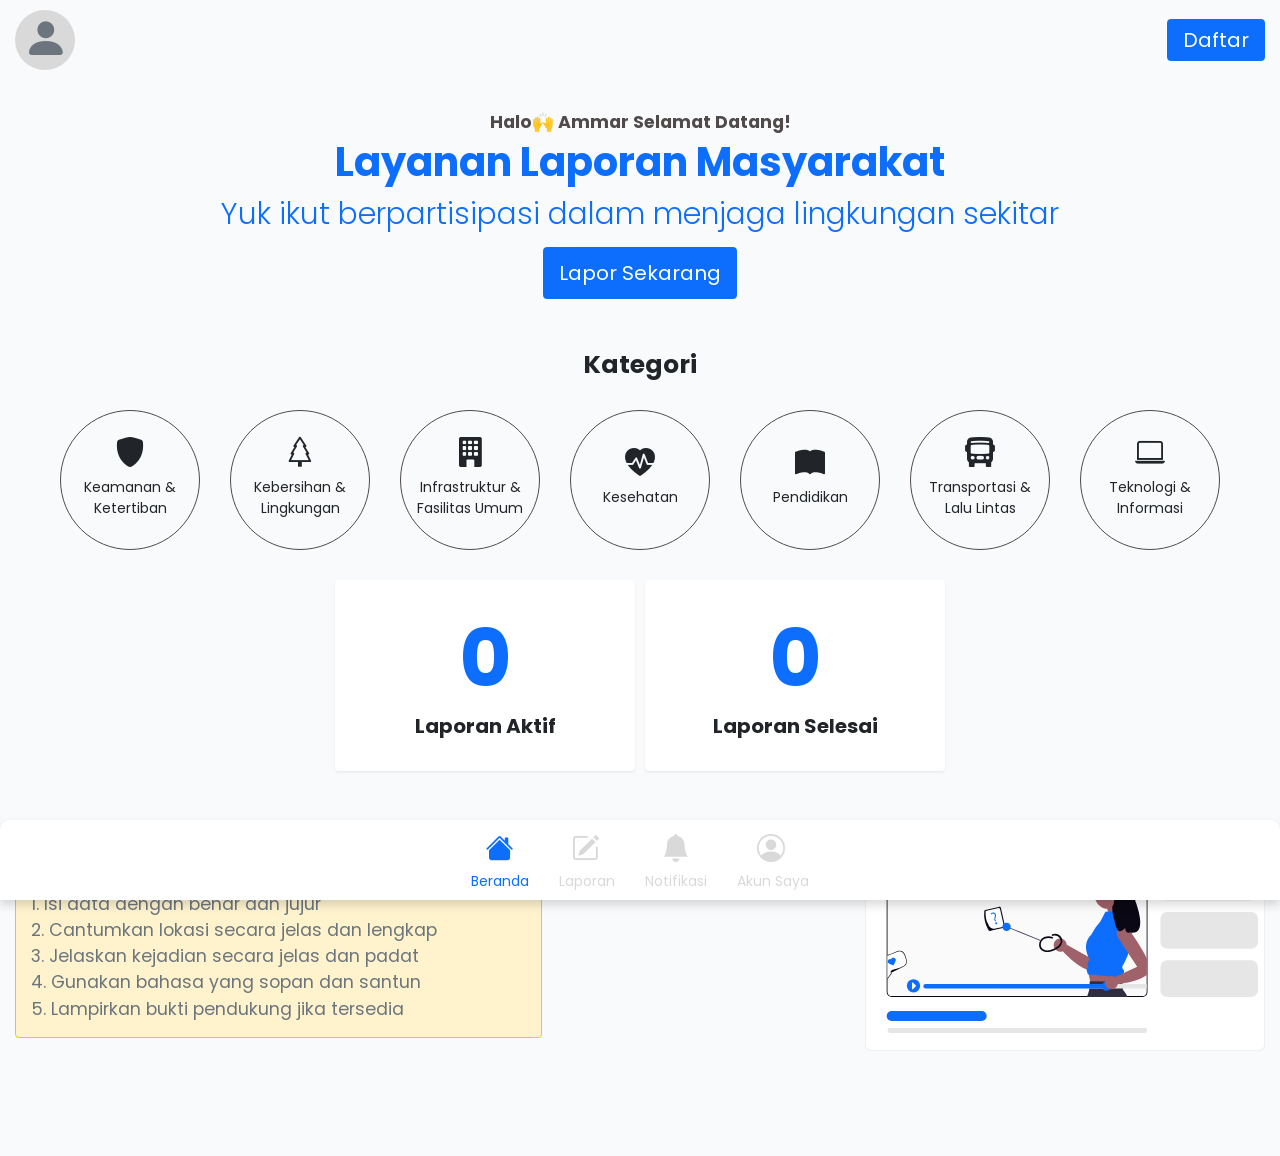
<file: hp/homepage/index.html>
<!doctype html>
<html lang="en">

<head>
    <meta charset="utf-8">
    <meta name="viewport" content="width=device-width, initial-scale=1">
    <title>Bootstrap demo</title>
    <!-- Swiper CSS -->
    <link rel="stylesheet" href="https://cdn.jsdelivr.net/npm/swiper@11/swiper-bundle.min.css">

    <!-- Link icon Boostrap -->
    <link rel="stylesheet" href="https://cdn.jsdelivr.net/npm/bootstrap-icons@1.13.1/font/bootstrap-icons.min.css">
    <!-- link css -->
    <link rel="stylesheet" href="style.css">
    <!-- Link boostrap- -->
    <link href="https://cdn.jsdelivr.net/npm/bootstrap@5.3.8/dist/css/bootstrap.min.css" rel="stylesheet"
        integrity="sha384-sRIl4kxILFvY47J16cr9ZwB07vP4J8+LH7qKQnuqkuIAvNWLzeN8tE5YBujZqJLB" crossorigin="anonymous">
</head>

<body>
    <div class="main py-3 ">

        <!-- Navbar -->
        <div class="d-flex header justify-content-between align-items-center p-4" style="height: 6rem;">
            <div class="profil-circle d-flex justify-content-center align-items-center">
                <i class="bi bi-person-fill text-secondary display-2"></i>
            </div>
                <button class="btn btn-primary py-2 px-4" type="button" onclick="window.location.href='../../daftar.html'">Daftar</button>
        </div>
        <!-- Hero -->
        <section class="p-5 hero d-flex justify-content-center align-items-center" id="homepage">
            <div class="headline m-0 text-md-center">
                <h3 class="fw-bold sapa">Halo🙌 <span>Ammar</span> Selamat Datang!</h3>
                <div class="headline mb-4">
                    <h1 class="fw-bold mb-3 text-primary display-3">Layanan Laporan Masyarakat</h1>
                    <h3 class="display-5 text-primary">Yuk ikut berpartisipasi dalam menjaga lingkungan sekitar</h3>
                </div>
                <button class="btn btn-primary py-3 px-4" onclick="window.location.href='../../buat-laporan.html'">Lapor
                    Sekarang</button>
            </div>
        </section>
        <!-- Slide / section 2 -->
        <section class="py-3 mb-3">
            <h1 class="fw-bold mb-4 mb-md-5 px-4 text-md-center">Kategori</h1>
            <div class="container-fluid  card-desktop  justify-content-center">
                <div class="row gap-4 justify-content-center">
                    <div class="col-auto">
                        <div class="card  justify-content-center align-items-center p-3 ">
                            <i class="bi bi-shield-fill"></i>
                            <p class="text-center">Keamanan & Ketertiban</p>
                        </div>
                    </div>
                    <div class="col-auto">
                        <div class="card  justify-content-center align-items-center p-3 ">
                            <i class="bi bi-tree"></i>
                            <p class="text-center">Kebersihan & Lingkungan</p>
                        </div>
                    </div>
                    <div class="col-auto">
                        <div class="card  justify-content-center align-items-center p-3 ">
                            <i class="bi bi-building-fill"></i>
                            <p class="text-center">Infrastruktur & Fasilitas Umum</p>
                        </div>
                    </div>
                    <div class="col-auto">
                        <div class="card  justify-content-center align-items-center p-3 ">
                            <i class="bi bi-heart-pulse-fill"></i>
                            <p class="text-center">Kesehatan</p>
                        </div>
                    </div>
                    <div class="col-auto">
                        <div class="card  justify-content-center align-items-center p-3 ">
                            <i class="bi bi-book-fill"></i>
                            <p class="text-center">Pendidikan</p>
                        </div>
                    </div>
                    <div class="col-auto">
                        <div class="card  justify-content-center align-items-center p-3 ">
                            <i class="bi bi-bus-front-fill"></i>
                            <p class="text-center">Transportasi & Lalu Lintas</p>
                        </div>
                    </div>
                    <div class="col-auto">
                        <div class="card  justify-content-center align-items-center p-3 ">
                            <i class="bi bi-laptop"></i>
                            <p class="text-center">Teknologi & Informasi</p>
                        </div>
                    </div>
                </div>
            </div>
            <div class="swiper py-3">
                <!-- Additional required wrapper -->
                <div class="swiper-wrapper">
                    <!-- Slides -->
                    <div class="swiper-slide  ">
                        <div class="card justify-content-center align-items-center p-4 ">
                            <i class="bi bi-shield-fill"></i>
                            <p class="text-center">Keamanan & Ketertiban</p>

                        </div>
                    </div>
                    <div class="swiper-slide ">
                        <div class="card  justify-content-center align-items-center p-3 ">
                            <i class="bi bi-tree"></i>
                            <p class="text-center">Kebersihan & Lingkungan</p>
                        </div>
                    </div>
                    <div class="swiper-slide ">
                        <div class="card  justify-content-center align-items-center p-3 ">
                            <i class="bi bi-building-fill"></i>
                            <p class="text-center">Infrastruktur & Fasilitas Umum</p>
                        </div>
                    </div>
                    <div class="swiper-slide ">
                        <div class="card  justify-content-center align-items-center p-3 ">
                            <i class="bi bi-heart-pulse-fill"></i>
                            <p class="text-center">Kesehatan</p>
                        </div>
                    </div>
                    <div class="swiper-slide ">
                        <div class="card  justify-content-center align-items-center p-3 ">
                            <i class="bi bi-book-fill"></i>
                            <p class="text-center">Pendidikan</p>
                        </div>
                    </div>
                    <div class="swiper-slide ">
                        <div class="card  justify-content-center align-items-center p-3 ">
                            <i class="bi bi-bus-front-fill"></i>
                            <p class="text-center">Transportasi & Lalu Lintas</p>
                        </div>
                    </div>
                    <div class="swiper-slide ">
                        <div class="card  justify-content-center align-items-center p-3 ">
                            <i class="bi bi-laptop"></i>
                            <p class="text-center">Teknologi & Informasi</p>
                        </div>
                    </div>


                </div>
                <!-- If we need pagination -->
                <div class="swiper-pagination"></div>

                <!-- If we need navigation buttons -->
                <div class="swiper-button-prev"></div>
                <div class="swiper-button-next"></div>

                <!-- If we need scrollbar -->
                <!-- <div class="swiper-scrollbar"></div> -->
            </div>
        </section>
        <!-- Section-4 -->
        <section class=" container section-4 mb-5 ">
            <div class="d-flex  justify-content-center gap-3 border-0 flex-grow-1 align-items-center py-3">
                <div class="wrapper-card">
                    <div class="card shadow-sm border-0 p-5 rounded">
                        <div class="card-title text-primary fw-bold display-1  text-center">0</div>
                        <div class="card-text text-center fw-bold fs-4 ">Laporan Aktif</div>
                    </div>
                </div>
                <div class="wrapper-card">
                    <div class="card shadow-sm border-0 p-5 rounded">
                        <div class=" card-title text-primary fw-bold display-1 text-center">0</div>
                        <div class="card-text text-center fw-bold fs-4">Laporan Selesai</div>
                    </div>
                </div>

            </div>
        </section>

        <!-- info / section 3 -->
        <div class="section-5 d-flex justify-content-between align-items-center gap-4  p-4">
            <div class="wrapper-info">
                <h1 class="fw-bold mb-4">Tata Cara Melapor yang Baik dan Benar</h1>
                <ul class="fs-3 p-4 list-unstyled alert alert-warning border border-warning text-secondary ">
                    <li>1. Isi data dengan benar dan jujur</li>
                    <li>2. Cantumkan lokasi secara jelas dan lengkap</li>
                    <li>3. Jelaskan kejadian secara jelas dan padat</li>
                    <li>4. Gunakan bahasa yang sopan dan santun</li>
                    <li>5. Lampirkan bukti pendukung jika tersedia</li>
                </ul>
            </div>
            <img src="tutorialimg.svg" alt="" width="100">
        </div>
    </div>

    <!-- Nav Bottom / section 4 -->
    <div class="nav-bottom shadow d-flex justify-content-center  align-items-center ">
        <ul class="nav justify-content-between align-items-center gap-3 ">
            <li class="nav-item">
                <a class="nav-link active d-flex flex-column align-items-center justify-content-center"
                    aria-current="page" href="../homepage/index.html"> <i class="bi bi-house-fill"></i> Beranda</a>
            </li>
            <li class="nav-item">
                <a class="nav-link d-flex flex-column align-items-center justify-content-center"
                    href="../laporan/laporan(content).html"><i class="bi bi-pencil-square me-2"></i> Laporan</a>
            </li>
            <li class="nav-item">
                <a class="nav-link d-flex flex-column align-items-center justify-content-center"
                    href="../notifikasi/notifikasi(content).html"><i class="bi bi-bell-fill"></i> Notifikasi</a>
            </li>
            <li class="nav-item">
                <a class="nav-link d-flex flex-column align-items-center justify-content-center" href="../profil/profil.html"><i
                        class="bi bi-person-circle me-2"></i> Akun Saya</a>
            </li>
        </ul>
    </div>

    <!-- Script Swipper js -->
    <script src="https://cdn.jsdelivr.net/npm/swiper@11/swiper-bundle.min.js"></script>

    <script src="https://cdn.jsdelivr.net/npm/bootstrap@5.3.8/dist/js/bootstrap.bundle.min.js"
        integrity="sha384-FKyoEForCGlyvwx9Hj09JcYn3nv7wiPVlz7YYwJrWVcXK/BmnVDxM+D2scQbITxI"
        crossorigin="anonymous"></script>
    <script>
        const swiper = new Swiper('.swiper', {
            // Optional parameters
            direction: 'horizontal',
            loop: true,
            centeredSlides: true,

            grabCursor: true,
            slidesPerView: "auto",     // tampil 2 card
            spaceBetween: 20,
            slidesPerGroup: 1,
            speed: 400,        // tiap klik next hanya pindah 1 slide

            breakpoints: {
                // Layar HP (kecil)
                0: {
                    slidesPerView: "auto",
                    spaceBetween: 20,
                },
                // Layar Desktop (lebar) - misalnya di atas 1024px
                540: {
                    slidesPerView: 5,
                    loop: true, // Tampilkan 5 card sekaligus secara pas
                    spaceBetween: 60,
                    centeredSlides: true,
                }
            },


            // If we need pagination


            // Navigation arrows
            navigation: {
                nextEl: '.swiper-button-next',
                prevEl: '.swiper-button-prev',
            },

        });
    </script>
</body>

</html>
</file>
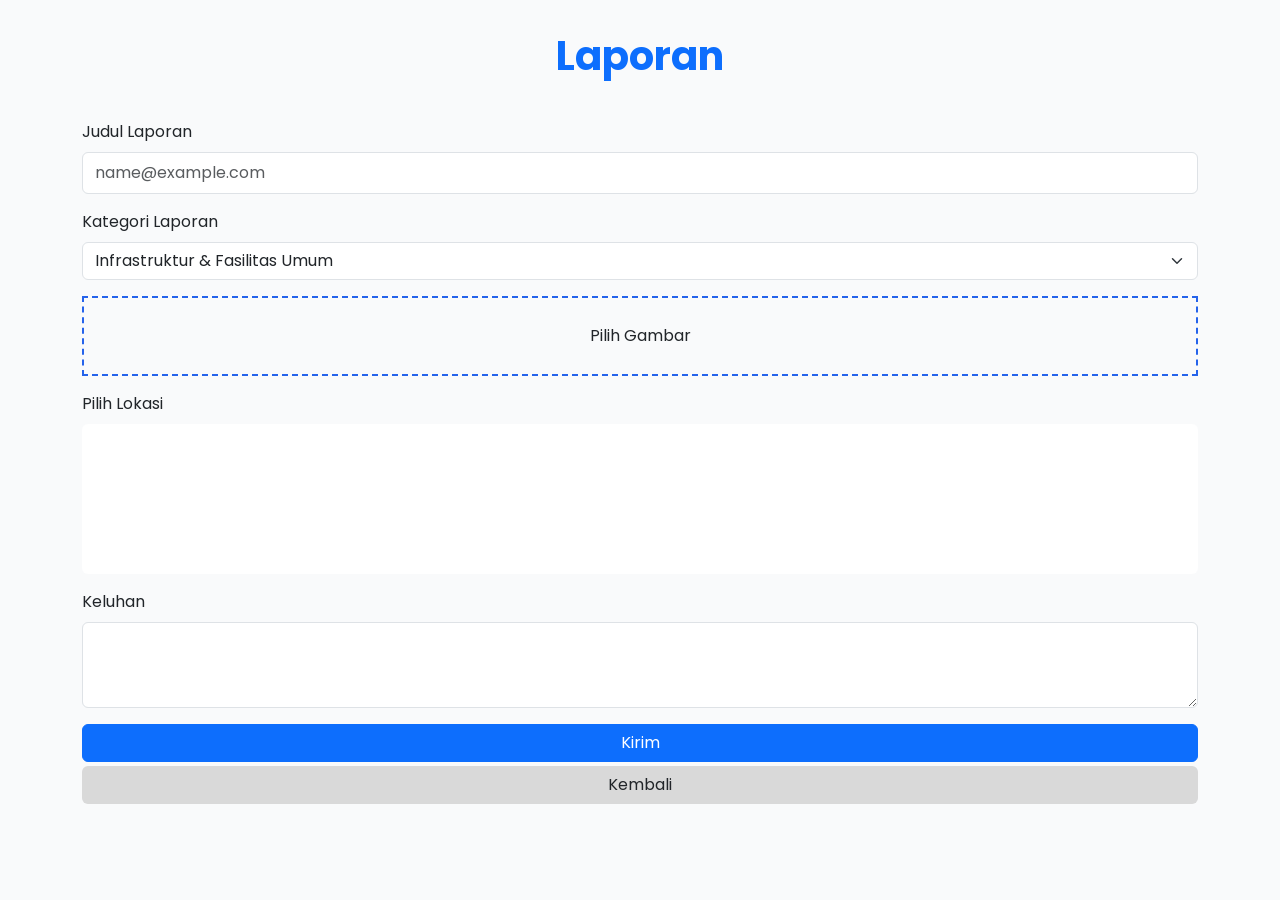
<file: buat-laporan.html>
<!doctype html>
<html lang="en">

<head>
    <meta charset="utf-8">
    <meta name="viewport" content="width=device-width, initial-scale=1">
    <title>Bootstrap demo</title>
    <link href="https://cdn.jsdelivr.net/npm/bootstrap@5.3.8/dist/css/bootstrap.min.css" rel="stylesheet"
        integrity="sha384-sRIl4kxILFvY47J16cr9ZwB07vP4J8+LH7qKQnuqkuIAvNWLzeN8tE5YBujZqJLB" crossorigin="anonymous">
    <!-- link icon boostrap -->
    <link rel="stylesheet" href="https://cdn.jsdelivr.net/npm/bootstrap-icons@1.11.3/font/bootstrap-icons.css">
    <style>
        @import url('https://fonts.googleapis.com/css2?family=Poppins:wght@400;600;700&display=swap');

        * {
            padding: 0;
            margin: 0;
            box-sizing: border-box;
        }

        html {
            font-family: 'Poppins';
            /* font-size: 62.5%; */

        }

        body {
            font-family: 'Poppins' !important;
            background-color: #F9FAFB !important;

        }
        i{
            cursor: pointer;
        }

        .form-img {
            display: flex;
            justify-content: center;
            align-items: center;
            width: 100%;
            height: 80px;
            border: 2px dashed #2563EB;
            cursor: pointer;
        }

        .form-img input[type="file"] {
            display: none;
        }

        input {
            border: 1px solid black;
        }
    </style>
</head>

<body>
    <div class="container py-3">
        <div class="my-3">
            <h1 class="text-center pb-4 fw-bold text-primary">Laporan</h1>
        </div>
        <div class="mb-3">
            <label for="exampleFormControlInput1" class="form-label">Judul Laporan</label>
            <input type="email" class="form-control py-2" id="exampleFormControlInput1" placeholder="name@example.com">
        </div>
        <div class="mb-3">
            <label for="exampleFormControlInput1" class="form-label">Kategori Laporan</label>
            <select id="kategori" class="form-select" aria-label="Pilih Kategori">
                option selected disabled>-- Pilih Kategori --</option>

                <option value="infrastruktur">Infrastruktur & Fasilitas Umum</option>
                <option value="lingkungan">Kebersihan & Lingkungan</option>
                <option value="keamanan">Keamanan & Ketertiban</option>
                <option value="transportasi">Transportasi & Lalu Lintas</option>
                <option value="kesehatan">Kesehatan</option>
                <option value="pendidikan">Pendidikan</option>
                <option value="administrasi">Administrasi & Layanan Publik</option>
                <option value="air_listrik">Air & Listrik</option>
                <option value="sosial">Sosial & Bantuan</option>
                <option value="teknologi">Teknologi & Informasi</option>
                <option value="lainnya">Lainnya</option>
            </select>
        </div>
        <div class="mb-3">
            <label for="img" class="form-img">Pilih Gambar
                <input type="file" id="img">
            </label>
        </div>
        <div class="mb-3" id="textImg">
            
        </div>
        <div class="mb-3">
            <label for="exampleFormControlTextarea1" class="form-label">Pilih Lokasi</label>
            <iframe class="form-control"
                src="https://www.google.com/maps/embed?pb=!1m18!1m12!1m3!1d15864.618941940895!2d106.98977307468466!3d-6.24332901931962!2m3!1f0!2f0!3f0!3m2!1i1024!2i768!4f13.1!3m3!1m2!1s0x2e698f006f094681%3A0xf77e83f58d8ff24a!2sDiskominfostandi%20Kota%20Bekasi!5e0!3m2!1sid!2sid!4v1771032811768!5m2!1sid!2sid"
                width="100" height="150" style="border:0;" allowfullscreen="" loading="lazy"
                referrerpolicy="no-referrer-when-downgrade"></iframe>
        </div>
        <div class="mb-3">
            <label for="exampleFormControlTextarea1" class="form-label">Keluhan</label>
            <textarea class="form-control" id="exampleFormControlTextarea1" rows="3"></textarea>
        </div>
        <button class="btn btn-primary w-100 mb-1" data-bs-toggle="modal" data-bs-target="#kirim">Kirim</button>
        <button class="btn  w-100" style="background-color: #D9D9D9;" data-bs-toggle="modal"
            data-bs-target="#kembali">Kembali</button>

        <div class="modal fade" id="kirim">
            <div class="modal-dialog modal-dialog-centered">
                <div class="modal-content p-4 m-auto" style="width: 300px;">
                    <div class="modal-body text-center">
                        <i class="bi bi-check-circle-fill display-1 text-success"></i>
                        <h5 class="mt-3">Laporan berhasil dikirim!</h5>
                    </div>
                </div>
            </div>
        </div>
        <div class="modal fade" id="kembali">
            <div class="modal-dialog modal-dialog-centered">
                <div class="modal-content p-4 m-auto">
                    <div class="modal-body p-0">
                        <h5 class="mb-3">apakah anda yakin ingin keluar dari halaman ini?</h5>
                        <div class="d-flex gap-2">
                            <button class="btn btn-primary" type="button" onclick="window.location.href='hp/homepage/index.html'">iya</button>
                            <button class="btn"  style="background-color: #D9D9D9;">tidak</button>
                        </div>
                    </div>
                </div>
            </div>
        </div>
    </div>

    <script src="https://cdn.jsdelivr.net/npm/bootstrap@5.3.8/dist/js/bootstrap.bundle.min.js"
        integrity="sha384-FKyoEForCGlyvwx9Hj09JcYn3nv7wiPVlz7YYwJrWVcXK/BmnVDxM+D2scQbITxI"
        crossorigin="anonymous"></script>

        <script>
            const img=document.getElementById('img');
            const textImg=document.getElementById('textImg');

            img.addEventListener('change', ()=>{
                const file=img.files[0];
                textImg.innerHTML+=`<div class="mb-3 d-flex justify-content-between align-items-center "><p id="">${file.name}</p>
            <i id="removeBtn" class="bi bi-x fs-4"></i> </div>`;

            const removeBtn=document.getElementById('removeBtn');
            removeBtn.addEventListener('click', (e)=>{
                e.target.parentElement.remove();
            })
            })
        </script>


</body>

</html>
</file>
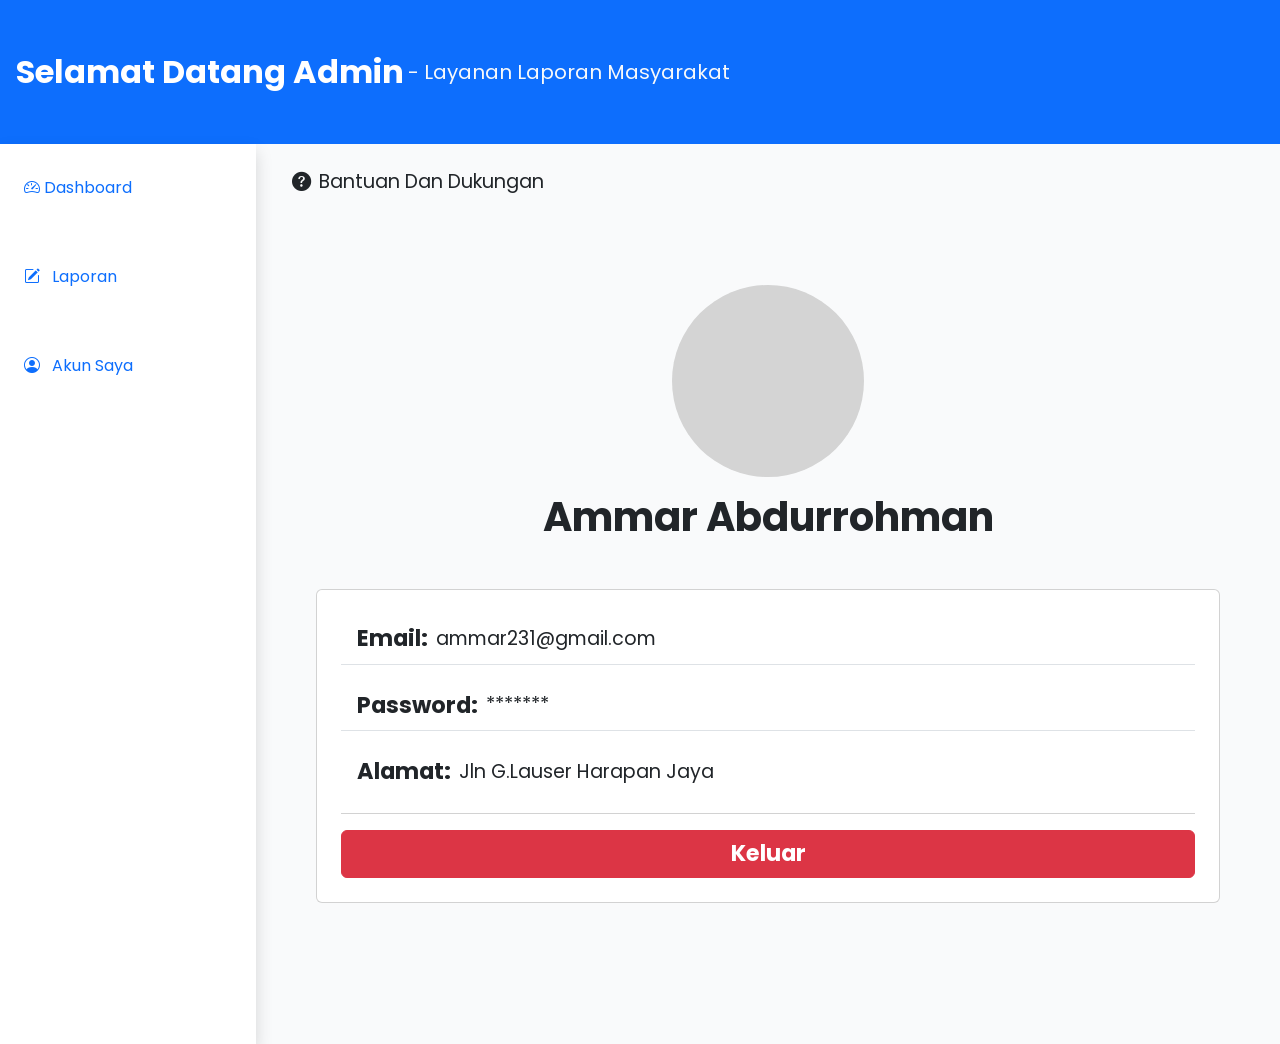
<file: admin/profil/profil.html>
<!doctype html>
<html lang="en">

<head>
    <meta charset="utf-8">
    <meta name="viewport" content="width=device-width, initial-scale=1">
    <title>Bootstrap demo</title>
    <!-- Swiper CSS -->
    <link rel="stylesheet" href="https://cdn.jsdelivr.net/npm/swiper@11/swiper-bundle.min.css">

    <!-- Link icon Boostrap -->
    <link rel="stylesheet" href="https://cdn.jsdelivr.net/npm/bootstrap-icons@1.13.1/font/bootstrap-icons.min.css">
    <!-- link css -->
    <link rel="stylesheet" href="profil.css">
    <!-- Link boostrap- -->
    <link href="https://cdn.jsdelivr.net/npm/bootstrap@5.3.8/dist/css/bootstrap.min.css" rel="stylesheet"
        integrity="sha384-sRIl4kxILFvY47J16cr9ZwB07vP4J8+LH7qKQnuqkuIAvNWLzeN8tE5YBujZqJLB" crossorigin="anonymous">
</head>

<body class="">

    <nav class="navbar navbar-dark bg-primary text-light w-100 py-md-5 py-4">
        <div class="d-flex ps-3 flex-column flex-md-row gap-1 align-items-center">
            <h1 class="navbar-brand fw-bold fs-2 m-0 h1 ">Selamat Datang Admin</h1>
            <p class="m-0 fs-5">- Layanan Laporan Masyarakat</p>
        </div>
    </nav>
    <div class="d-flex">
        <ul class="nav sidebar shadow bg-white flex-column gap-3 pt-4 text-white" style="width: 16rem">
            <li class="nav-item ms-2 ">
                <a class="nav-link active " aria-current="page" href="#"><i class="bi bi-speedometer2"></i>
                    Dashboard</a>
                <hr class="bg-secondary">
            </li>

            <li class="nav-item ms-2">
                <a class="nav-link" href="#"><i class="bi bi-pencil-square me-2"></i> Laporan</a>
                <hr class="bg-secondary">
            </li>
            <li class="nav-item  ms-2">
                <a class="nav-link" href="#"><i class="bi bi-person-circle me-2"></i> Akun Saya</a>
                <hr class="bg-secondary">
            </li>

        </ul>

        <div class="container d-flex flex-column align-items-start " style="min-height: 100vh;">
            <div class="d-flex  p-4 gap-2 help">
                <i class="bi bi-question-circle-fill"></i>
                <p>Bantuan Dan Dukungan</p>
            </div>

            <div class="container d-flex flex-column justify-content-center align-items-center p-1 p-md-5">
                <div class="profil-circle mb-3"></div>
                <h1 class="fw-bold  mb-5 text-center">Ammar Abdurrohman</h1>
                <div class="card p-4" style="width: 18rem;">
                    <ul class="list-group list-group-flush">

                        <li class="list-group-item d-flex align-items-center mb-3">
                            <div class="fw-bold label me-2">Email:</div><span>ammar231@gmail.com</span>
                        </li>
                        <li class="list-group-item d-flex align-items-center mb-3">
                            <div class="fw-bold label me-2">Password:</div><span>*******</span>
                        </li>
                        <li class="list-group-item d-flex align-items-center mb-3  ">
                            <div class="fw-bold label me-2">Alamat:</div><span>Jln G.Lauser Harapan Jaya</span>
                        </li>
                    </ul>
                    <button class="btn btn-danger fw-bold mt-3">Keluar</button>
                </div>
            </div>
        </div>
    </div>

    <!-- Main  Content -->
    <div class="nav-bottom justify-content-center ">
        <ul class="nav justify-content-between px-3 text-primary align-items-center gap-3">
            <li class="nav-item">
                <a class="nav-link active d-flex flex-column align-items-center" aria-current="page" href="index.html"><i
                        class="bi bi-speedometer2"></i>
                    Dashboard</a>
            </li>

            <li class="nav-item ">
                <a class="nav-link d-flex flex-column align-items-center" href="laporan.html"><i
                        class="bi bi-pencil-square me-2"></i> Laporan</a>
            </li>
            <li class="nav-item">
                <a class="nav-link d-flex flex-column align-items-center" href="profil.html"><i
                        class="bi bi-person-circle me-2"></i> Akun Saya</a>
            </li>
        </ul>
    </div>





    <!-- Link Bostrap Js -->
    <script src="https://cdn.jsdelivr.net/npm/bootstrap@5.3.8/dist/js/bootstrap.bundle.min.js"
        integrity="sha384-FKyoEForCGlyvwx9Hj09JcYn3nv7wiPVlz7YYwJrWVcXK/BmnVDxM+D2scQbITxI"
        crossorigin="anonymous"></script>

</body>

</html>
</file>
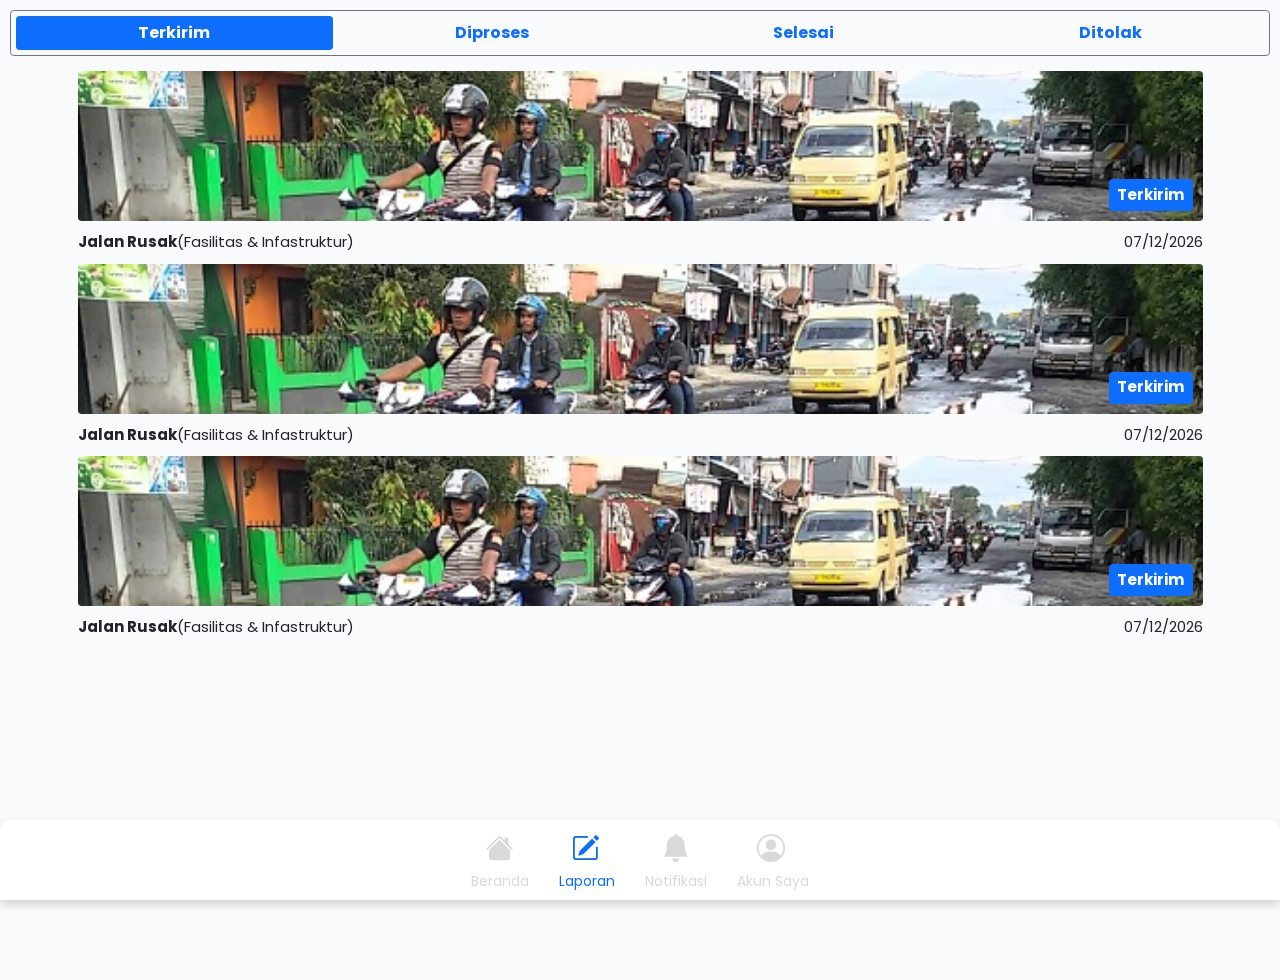
<file: hp/laporan/laporan(content).html>
<!doctype html>
<html lang="en">

<head>
    <meta charset="utf-8">
    <meta name="viewport" content="width=device-width, initial-scale=1">
    <title>Bootstrap demo</title>
    <!-- Swiper CSS -->
    <link rel="stylesheet" href="https://cdn.jsdelivr.net/npm/swiper@11/swiper-bundle.min.css">

    <!-- Link icon Boostrap -->
    <link rel="stylesheet" href="https://cdn.jsdelivr.net/npm/bootstrap-icons@1.13.1/font/bootstrap-icons.min.css">
    <!-- link css -->
    <link rel="stylesheet" href="laporan(content).css">
    <!-- Link boostrap- -->
    <link href="https://cdn.jsdelivr.net/npm/bootstrap@5.3.8/dist/css/bootstrap.min.css" rel="stylesheet"
        integrity="sha384-sRIl4kxILFvY47J16cr9ZwB07vP4J8+LH7qKQnuqkuIAvNWLzeN8tE5YBujZqJLB" crossorigin="anonymous">
</head>

<body>
    <!-- Navbar -->
    <main class="p-3">
        <nav class="nav nav-pills nav-fill p-2 border border-secondary border-1 rounded">
            <a class="nav-link active fw-bold" aria-current="page" href="#">Terkirim</a>
            <a class="nav-link fw-bold" href="#">Diproses</a>
            <a class="nav-link fw-bold" href="#">Selesai</a>
            <a class="nav-link fw-bold" href="#">Ditolak</a>

        </nav>
        <!-- Main  Content -->
        <div class=" container-fluid p-0 mt-4">
            <div class="container">
                <div class="wrapper-img rounded mb-3 ">
                    <img src="laporanimg.jpg" alt="" class="rounded">
                    <button class="btn btn-primary text-white fw-bold fs-4">Terkirim</button>
                </div>
                <div class="d-flex justify-content-between fs-4">
                    <div class="d-flex fs-4">
                        <p class="fw-bold">Jalan Rusak</p>
                        <span>(Fasilitas & Infastruktur)</span>

                    </div>
                    <p>07/12/2026</p>
                </div>
            </div>
            <div class="container">
                <div class="wrapper-img rounded mb-3 ">
                    <img src="laporanimg.jpg" alt="" class="rounded">
                    <button class="btn btn-primary text-white fw-bold fs-4">Terkirim</button>
                </div>
                <div class="d-flex justify-content-between fs-4">
                    <div class="d-flex fs-4">
                        <p class="fw-bold ">Jalan Rusak</p>
                        <span>(Fasilitas & Infastruktur)</span>

                    </div>
                    <p>07/12/2026</p>
                </div>
            </div>
            <div class="container">
                <div class="wrapper-img rounded mb-3 ">
                    <img src="laporanimg.jpg" alt="" class="rounded">
                    <button class="btn btn-primary text-white fw-bold fs-4">Terkirim</button>
                </div>
                <div class="d-flex justify-content-between fs-4">
                    <div class="d-flex fs-4">
                        <p class="fw-bold">Jalan Rusak</p>
                        <span>(Fasilitas & Infastruktur)</span>

                    </div>
                    <p>07/12/2026</p>
                </div>
            </div>
        </div>
    </main>

    <!-- Nav Bottom -->
    <div class="nav-bottom shadow d-flex justify-content-center  align-items-center ">
        <ul class="nav justify-content-between align-items-center gap-3 ">
            <li class="nav-item">
                <a class="nav-link  d-flex flex-column align-items-center justify-content-center"
                    aria-current="page" href="../homepage/index.html"> <i class="bi bi-house-fill"></i> Beranda</a>
            </li>
            <li class="nav-item">
                <a class="nav-link active d-flex flex-column align-items-center justify-content-center"
                    href="../laporan/laporan(content).html"><i class="bi bi-pencil-square me-2"></i> Laporan</a>
            </li>
            <li class="nav-item">
                <a class="nav-link d-flex flex-column align-items-center justify-content-center"
                    href="../notifikasi/notifikasi(content).html"><i class="bi bi-bell-fill"></i> Notifikasi</a>
            </li>
            <li class="nav-item">
                <a class="nav-link d-flex flex-column align-items-center justify-content-center" href="../profil/profil.html"><i
                        class="bi bi-person-circle me-2"></i> Akun Saya</a>
            </li>
        </ul>
    </div>

    <!-- Link Bostrap Js -->
    <script src="https://cdn.jsdelivr.net/npm/bootstrap@5.3.8/dist/js/bootstrap.bundle.min.js"
        integrity="sha384-FKyoEForCGlyvwx9Hj09JcYn3nv7wiPVlz7YYwJrWVcXK/BmnVDxM+D2scQbITxI"
        crossorigin="anonymous"></script>

</body>
</html>
</file>
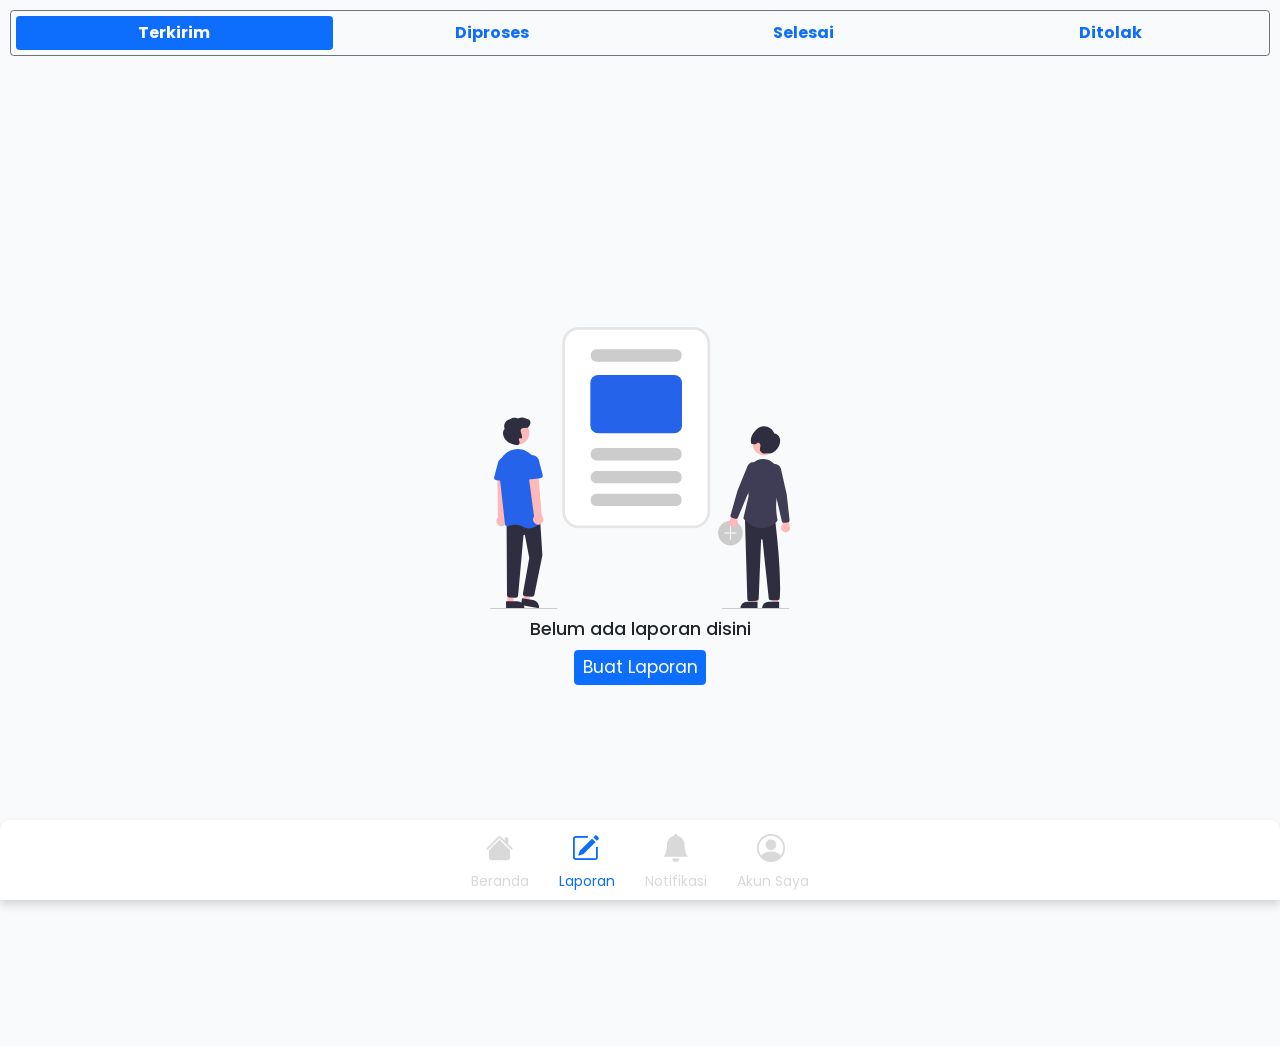
<file: hp/laporan/laporan.html>
<!-- Page Kosong -->
<!doctype html>
<html lang="en">

<head>
    <meta charset="utf-8">
    <meta name="viewport" content="width=device-width, initial-scale=1">
    <title>Bootstrap demo</title>
    <!-- Swiper CSS -->
    <link rel="stylesheet" href="https://cdn.jsdelivr.net/npm/swiper@11/swiper-bundle.min.css">

    <!-- Link icon Boostrap -->
    <link rel="stylesheet" href="https://cdn.jsdelivr.net/npm/bootstrap-icons@1.13.1/font/bootstrap-icons.min.css">
    <!-- link css -->
    <link rel="stylesheet" href="laporan(content).css">
    <!-- Link boostrap- -->
    <link href="https://cdn.jsdelivr.net/npm/bootstrap@5.3.8/dist/css/bootstrap.min.css" rel="stylesheet"
        integrity="sha384-sRIl4kxILFvY47J16cr9ZwB07vP4J8+LH7qKQnuqkuIAvNWLzeN8tE5YBujZqJLB" crossorigin="anonymous">

        <style>
            .container img{
                width: 300px;
            }
        </style>
</head>

<body>
    <!-- Navbar -->
    <main class="p-3">
        <nav class="nav nav-pills nav-fill p-2 border border-secondary border-1 rounded">
            <a class="nav-link active fw-bold" aria-current="page" href="#">Terkirim</a>
            <a class="nav-link fw-bold" href="#">Diproses</a>
            <a class="nav-link fw-bold" href="#">Selesai</a>
            <a class="nav-link fw-bold" href="#">Ditolak</a>

        </nav>
        <!-- Main  Content -->
        <div class="container d-flex flex-column justify-content-center align-items-center " style="height: 100vh;">
            <img src="undraw_blog-post_f68f (2).svg" class="mb-3" alt="">
            <h3 class="mb-3">Belum ada laporan disini</h3>
            <button class="btn btn-primary fs-3">Buat Laporan</button>
        </div>
    </main>

    <!-- Nav Bottom -->
    <div class="nav-bottom shadow d-flex justify-content-center  align-items-center ">
        <ul class="nav justify-content-between align-items-center gap-3 ">
            <li class="nav-item">
                <a class="nav-link  d-flex flex-column align-items-center justify-content-center"
                    aria-current="page" href="../homepage/index.html"> <i class="bi bi-house-fill"></i> Beranda</a>
            </li>
            <li class="nav-item">
                <a class="nav-link active d-flex flex-column align-items-center justify-content-center"
                    href="../laporan/laporan(content).html"><i class="bi bi-pencil-square me-2"></i> Laporan</a>
            </li>
            <li class="nav-item">
                <a class="nav-link d-flex flex-column align-items-center justify-content-center"
                    href="../notifikasi/notifikasi(content).html"><i class="bi bi-bell-fill"></i> Notifikasi</a>
            </li>
            <li class="nav-item">
                <a class="nav-link d-flex flex-column align-items-center justify-content-center" href="../profil/profil.html"><i
                        class="bi bi-person-circle me-2"></i> Akun Saya</a>
            </li>
        </ul>
    </div>

    <!-- Link Bostrap Js -->
    <script src="https://cdn.jsdelivr.net/npm/bootstrap@5.3.8/dist/js/bootstrap.bundle.min.js"
        integrity="sha384-FKyoEForCGlyvwx9Hj09JcYn3nv7wiPVlz7YYwJrWVcXK/BmnVDxM+D2scQbITxI"
        crossorigin="anonymous"></script>

</body>
</html>
</file>
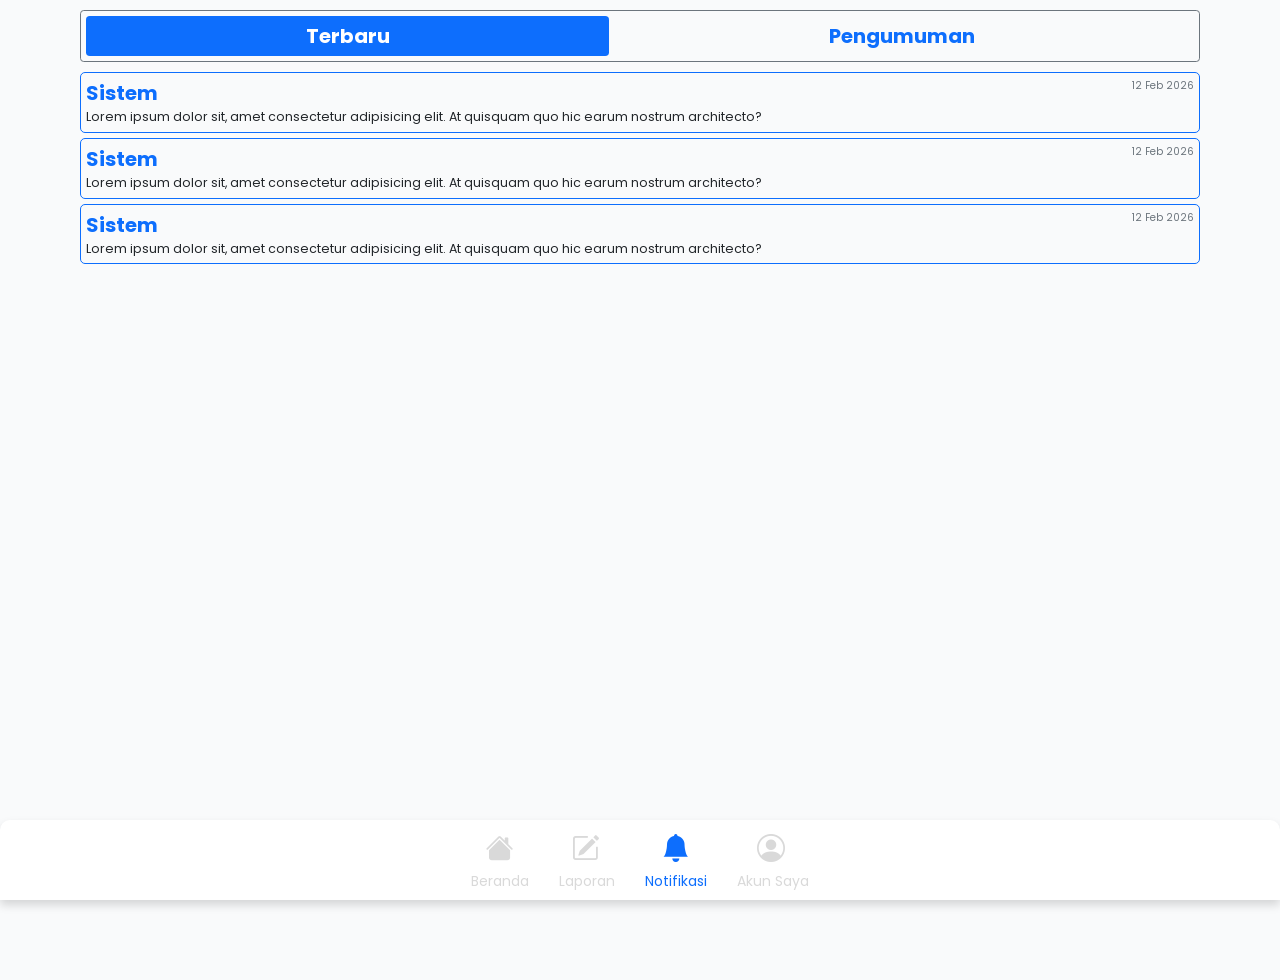
<file: hp/notifikasi/notifikasi(content).html>
<!doctype html>
<html lang="en">
<head>
    <meta charset="utf-8">
    <meta name="viewport" content="width=device-width, initial-scale=1">
    <title>Bootstrap demo</title>
    <!-- Swiper CSS -->
    <link rel="stylesheet" href="https://cdn.jsdelivr.net/npm/swiper@11/swiper-bundle.min.css">

    <!-- Link icon Boostrap -->
    <link rel="stylesheet" href="https://cdn.jsdelivr.net/npm/bootstrap-icons@1.13.1/font/bootstrap-icons.min.css">
    <!-- link css -->
    <link rel="stylesheet" href="notifikasi(content).css">
    <!-- Link boostrap- -->
    <link href="https://cdn.jsdelivr.net/npm/bootstrap@5.3.8/dist/css/bootstrap.min.css" rel="stylesheet"
        integrity="sha384-sRIl4kxILFvY47J16cr9ZwB07vP4J8+LH7qKQnuqkuIAvNWLzeN8tE5YBujZqJLB" crossorigin="anonymous">
</head>

<body class="">
    <div class="container p-3">


        <!-- Navbar -->
        <nav class="nav nav-pills nav-fill p-2 border border-secondary border-1 rounded">
            <a class="nav-link active fw-bold" aria-current="page" href="#">Terbaru</a>
            <a class="nav-link fw-bold" href="#">Pengumuman</a>

        </nav>
        <!-- Main  Content -->

        <div class=" mt-3">
            <div class="notif border border-primary rounded-3 p-2 mt-2">
                <div class="d-flex justify-content-between">
                    <p class="fw-bold m-0 fs-2 text-primary">Sistem</p>
                    <span class="text-secondary">12 Feb 2026</span>
                </div>
                <p class="m-0 fs-5">Lorem ipsum dolor sit, amet consectetur adipisicing elit. At quisquam quo hic earum
                    nostrum
                    architecto?</p>
            </div>
            <div class="notif border border-primary rounded-3 p-2 mt-2">
                <div class="d-flex justify-content-between">
                    <p class="fw-bold m-0 fs-2 text-primary">Sistem</p>
                    <span class="text-secondary">12 Feb 2026</span>
                </div>
                <p class="m-0 fs-5">Lorem ipsum dolor sit, amet consectetur adipisicing elit. At quisquam quo hic earum
                    nostrum
                    architecto?</p>
            </div>
            <div class="notif border border-primary rounded-3 p-2 mt-2">
                <div class="d-flex justify-content-between">
                    <p class="fw-bold m-0 fs-2 text-primary">Sistem</p>
                    <span class="text-secondary">12 Feb 2026</span>
                </div>
                <p class="m-0 fs-5">Lorem ipsum dolor sit, amet consectetur adipisicing elit. At quisquam quo hic earum
                    nostrum
                    architecto?</p>
            </div>

        </div>

    </div>
    <!-- Nav Bottom -->
    <div class="nav-bottom shadow d-flex justify-content-center  align-items-center ">
        <ul class="nav justify-content-between align-items-center gap-3 ">
            <li class="nav-item">
                <a class="nav-link d-flex flex-column align-items-center justify-content-center"
                    aria-current="page" href="../homepage/index.html"> <i class="bi bi-house-fill"></i> Beranda</a>
            </li>
            <li class="nav-item">
                <a class="nav-link d-flex flex-column align-items-center justify-content-center"
                    href="../laporan/laporan(content).html"><i class="bi bi-pencil-square me-2"></i> Laporan</a>
            </li>
            <li class="nav-item">
                <a class="nav-link active d-flex flex-column align-items-center justify-content-center"
                    href="../notifikasi/notifikasi(content).html"><i class="bi bi-bell-fill"></i> Notifikasi</a>
            </li>
            <li class="nav-item">
                <a class="nav-link d-flex flex-column align-items-center justify-content-center" href="../profil/profil.html"><i
                        class="bi bi-person-circle me-2"></i> Akun Saya</a>
            </li>
        </ul>
    </div>
    <!-- Link Bostrap Js -->
    <script src="https://cdn.jsdelivr.net/npm/bootstrap@5.3.8/dist/js/bootstrap.bundle.min.js"
        integrity="sha384-FKyoEForCGlyvwx9Hj09JcYn3nv7wiPVlz7YYwJrWVcXK/BmnVDxM+D2scQbITxI"
        crossorigin="anonymous"></script>

</body>

</html>
</file>
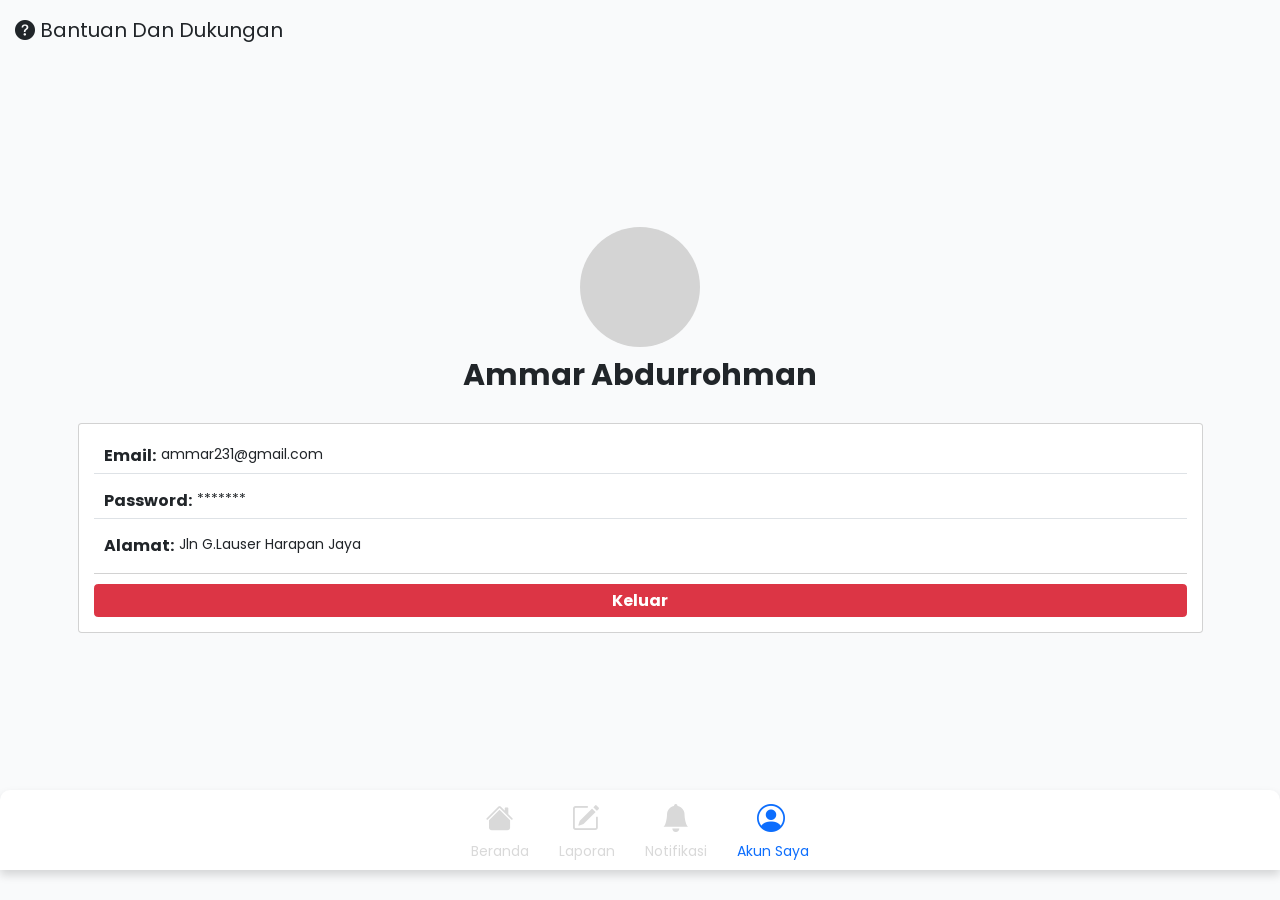
<file: hp/profil/profil.html>
<!doctype html>
<html lang="en">

<head>
    <meta charset="utf-8">
    <meta name="viewport" content="width=device-width, initial-scale=1">
    <title>Bootstrap demo</title>
    <!-- Swiper CSS -->
    <link rel="stylesheet" href="https://cdn.jsdelivr.net/npm/swiper@11/swiper-bundle.min.css">

    <!-- Link icon Boostrap -->
    <link rel="stylesheet" href="https://cdn.jsdelivr.net/npm/bootstrap-icons@1.13.1/font/bootstrap-icons.min.css">
    <!-- link css -->
    <link rel="stylesheet" href="profil.css">
    <!-- Link boostrap- -->
    <link href="https://cdn.jsdelivr.net/npm/bootstrap@5.3.8/dist/css/bootstrap.min.css" rel="stylesheet"
        integrity="sha384-sRIl4kxILFvY47J16cr9ZwB07vP4J8+LH7qKQnuqkuIAvNWLzeN8tE5YBujZqJLB" crossorigin="anonymous">
</head>

<body class="">
    <!-- Navbar -->

    </nav>
    <!-- Main  Content -->
    <div class="d-flex p-4 gap-2 help fs-2">
        <i class="bi bi-question-circle-fill"></i>
        <p>Bantuan Dan Dukungan</p>
    </div>
    <div class="container-fluid">

        <div class="container d-flex flex-column justify-content-center align-items-center">
            <div class="profil-circle mb-3"></div>
            <h1 class="fw-bold display-5 mb-5">Ammar Abdurrohman</h1>
            <div class="card p-4" style="width: 18rem;">
                <ul class="list-group list-group-flush">

                    <li class="list-group-item d-flex mb-3">
                        <div class="fw-bold label me-2">Email:</div><span>ammar231@gmail.com</span>
                    </li>
                    <li class="list-group-item d-flex mb-3">
                        <div class="fw-bold label me-2">Password:</div><span>*******</span>
                    </li>
                    <li class="list-group-item d-flex mb-3  ">
                        <div class="fw-bold label me-2">Alamat:</div><span>Jln G.Lauser Harapan Jaya</span>
                    </li>
                </ul>
                <button class="btn btn-danger fw-bold mt-3">Keluar</button>
            </div>
        </div>
    </div>



    <!-- Nav Bottom -->
     <div class="nav-bottom shadow d-flex justify-content-center  align-items-center ">
        <ul class="nav justify-content-between align-items-center gap-3 ">
            <li class="nav-item">
                <a class="nav-link d-flex flex-column align-items-center justify-content-center"
                    aria-current="page" href="../homepage/index.html"> <i class="bi bi-house-fill"></i> Beranda</a>
            </li>
            <li class="nav-item">
                <a class="nav-link d-flex flex-column align-items-center justify-content-center"
                    href="../laporan/laporan(content).html"><i class="bi bi-pencil-square me-2"></i> Laporan</a>
            </li>
            <li class="nav-item">
                <a class="nav-link d-flex flex-column align-items-center justify-content-center"
                    href="../notifikasi/notifikasi(content).html"><i class="bi bi-bell-fill"></i> Notifikasi</a>
            </li>
            <li class="nav-item">
                <a class="nav-link active d-flex flex-column align-items-center justify-content-center" href="../profil/profil.html"><i
                        class="bi bi-person-circle me-2"></i> Akun Saya</a>
            </li>
        </ul>
    </div>

    <!-- Link Bostrap Js -->
    <script src="https://cdn.jsdelivr.net/npm/bootstrap@5.3.8/dist/js/bootstrap.bundle.min.js"
        integrity="sha384-FKyoEForCGlyvwx9Hj09JcYn3nv7wiPVlz7YYwJrWVcXK/BmnVDxM+D2scQbITxI"
        crossorigin="anonymous"></script>

</body>
</html>
</file>
<file: hp/homepage/style.css>
@import url('https://fonts.googleapis.com/css2?family=Poppins:wght@400;600;700&display=swap');

* {
    padding: 0;
    margin: 0;
    box-sizing: border-box;
}

html {
    font-family: 'Poppins';
    font-size: 62.5%;

}

body {
    font-family: 'Poppins' !important;
    background-color: #F9FAFB !important;
    position: relative;

}

.main {
    min-height: 100vh;
}

.hero {
    min-height: 30vh;
}

.wrapper-card .card {
    border-radius: 1.2rem;
    width: 19rem !important;
}

.card-title {
    font-size: 6rem !important;
}

/* Header */
button {
    font-size: 2rem !important;
}

.profil-circle {
    background-color: #D9D9D9;
    border-radius: 50%;
    width: 60px;
    height: 60px;
}

/* Headine */
.sapa {
    color: #504A4A !important;
}

/* Section2 - swipper js */
.swiper {
    width: 100% !important;
    height: auto;
    display: none;


}

.container-fluid .card,
.swiper .swiper-slide .card {
    width: 14rem !important;
    height: 14rem !important;
    border-radius: 50% !important;
    background: transparent;
    border: 1px solid #504A4A;
}

.container-fluid .card p,
.swiper .swiper-slide .card p {
    font-size: 1.4rem;
}

.card i {
    font-size: 3rem;
}

.swiper-slide {
    width: auto !important;
    opacity: 0.7;
    transform: scale(0.8);
}

.card-desktop {
    display: flex;
}

.container-fluid .card:hover {
    box-shadow: 0 0 10px rgb(15, 106, 171, 0.9) !important;
    border: rgb(15, 106, 171) !important;
}

.swiper-slide-active {
    opacity: 1;
}

.swiper-slide-active .card {
    transform: scale(1.1);
    /* Diperbesar 20% */
}

.swiper .card i {
    font-size: 2.4rem;
    color: #504A4A;
}




.swiper .card p {
    font-size: 1rem;
}

.swiper-button-next::after,
.swiper-button-prev::after {
    font-size: 30px;
    /* kecilkan panah */

}

/* section-3 */
.section-4 .card-title {
    font-size: 8rem !important;
}

.section-4 .card-text {
    font-size: 2rem !important;
}

.section-4 .card {
    width: 30rem !important;

}

.section-5 img {
    width: 40rem;
    display: block;
}

/* Nav bottom */
.nav-bottom {
    background-color: white !important;
    position: sticky;
    bottom: 0;
    left: 0;
    width: 100%;
    height: 80px;
    border-top-left-radius: 10px;
    border-top-right-radius: 10px;

}

.nav-bottom li a {
    font-size: 1.4rem;
}

.nav-bottom i {
    font-size: 2.8rem;
}
.nav-bottom .nav-link{
    color: #D9D9D9 !important;
}
.nav-bottom .nav-link.active {
    color: #0D6EFD !important;
}
@media screen and (max-width:912px) {
    .section-5 img {
    width: 35rem;
    display: block;
}
}
@media screen and (max-width:768px) {
    .swiper {
        display: block;
    }

    .card-desktop {
        display: none;
    }

    .hero {
        min-height: auto;
    }

    .container-fluid .card,
    .swiper .swiper-slide .card {
        width: 10rem !important;
        height: 10rem !important;
        border-radius: 50% !important;
        background: transparent;
        border: 1px solid #504A4A;

    }

    .container-fluid .card p,
    .swiper .swiper-slide .card p {
        font-size: 1rem;
    }

    .card i {
        font-size: 1.4rem;
    }

    .section-4 .card-title {
        font-size: 6rem !important;
    }

    .section-4 .card-text {
        font-size: 1.6rem !important;
    }

    .section-4 .card {
        width: 20rem !important;

    }

    .section-5 img {
        width: 40rem;
        display: none;
    }
}

@media screen and (max-width:578px) {}

@media screen and (max-width:412px) {
    .wrapper-card .card {
        width: 16rem !important;
    }

    .wrapper-card .card-text {
        font-size: 1.2rem !important;
    }
}

@media screen and (max-width:360px) {
    html {
        font-size: 59%;
    }
}
</file>
<file: admin/profil/profil.css>
@import url('https://fonts.googleapis.com/css2?family=Poppins:wght@400;600;700&display=swap');

* {
    padding: 0;
    margin: 0;
    box-sizing: border-box;
}

html {
    font-family: 'Poppins';
    /* font-size: 62.5%; */

}

body {
    font-family: 'Poppins' !important;
    background-color: #F9FAFB !important;

}

.help {
    font-size: 1.2rem;
}

/* Main-Content */
.profil-circle {
    width: 12rem;
    height: 12rem;
    background-color: #D4D4D4;
    border-radius: 50%;
}

.container-fluid {
    min-height: 80vh !important;
    display: flex;
    justify-content: center;
    align-items: center;
}


.card {
    width: 100% !important;
}

.card li .label {
    font-size: 1.4rem;
}

.card ul li span {
    font-size: 1.2rem;
}

.card button {
    font-size: 1.4rem;
}

.navbar span {
    font-size: 2rem;
}

/* Sidebar */
.sidebar {
    height: 100vh;
    position: sticky;
    top: 0;
    left: 0;
    flex-shrink: 0;
    display: block;
}

/* .sidebar li a{
    font-size: 1.6rem !important;
} */




/* Nav bottom */
.nav-bottom {
    background-color: white !important;
    position: sticky;
    bottom: 0;
    left: 0;
    width: 100%;
    height: 80px;
    border-top-left-radius: 10px;
    border-top-right-radius: 10px;
    display: none;

}

.nav-bottom li a {
    font-size: 1rem;
}

.nav-bottom i {
    font-size: 2rem;
}

@media screen and (max-width:992px) {
    /* html{
        font-size: 14px;
    } */

    .sidebar {
        width: 14rem !important;
    }
}

@media screen and (max-width:768px) {

    /* html{
        font-size: 65%;
    } */
    .sidebar {
        display: none !important;
    }

    .nav-bottom {
        display: flex;
    }
}

@media screen and (max-width:400px) {
    html {
        font-size: 85%;
    }
}
</file>
<file: hp/laporan/laporan(content).css>
@import url('https://fonts.googleapis.com/css2?family=Poppins:wght@400;600;700&display=swap');

* {
    padding: 0;
    margin: 0;
    box-sizing: border-box;
}

html {
    font-family: 'Poppins';
    font-size: 62.5%;

}

body {

    font-family: 'Poppins' !important;
    background-color: #F9FAFB !important;

}

main {
    min-height: 100vh;
}

.wrapper-img {
    position: relative;
}

.wrapper-img img {
    width: 100%;
    height: 150px;
    object-fit: cover;
    object-position: top;
}

.wrapper-img button {
    position: absolute;
    bottom: 10px;
    right: 10px;
}

.nav a {
    font-size: 1.6rem;
}

.nav-bottom {
    background-color: white !important;
    position: sticky;
    bottom: 0;
    left: 0;
    width: 100%;
    height: 80px;
    border-top-left-radius: 10px;
    border-top-right-radius: 10px;

}

.nav-bottom li a {
    font-size: 1.4rem;
}

.nav-bottom i {
    font-size: 2.8rem;
}
.nav-bottom .nav-link{
    color: #D9D9D9 !important;
}
.nav-bottom .nav-link.active {
    color: #0D6EFD !important;
}

@media screen and (max-width:360px) {
    html {
        font-size: 61%;
    }

}
</file>
<file: hp/notifikasi/notifikasi(content).css>
@import url('https://fonts.googleapis.com/css2?family=Poppins:wght@400;600;700&display=swap');

* {
    padding: 0;
    margin: 0;
    box-sizing: border-box;
}

html {
    font-family: 'Poppins';
    font-size: 62.5%;

}

body {

    font-family: 'Poppins' !important;
    background-color: #F9FAFB !important;

}

.container {
    min-height: 100vh;
}

.nav a {
    font-size: 2rem;
}

/* Nav bottom */
.nav-bottom {
    background-color: white !important;
    position: sticky;
    bottom: 0;
    left: 0;
    width: 100%;
    height: 80px;
    border-top-left-radius: 10px;
    border-top-right-radius: 10px;

}

.nav-bottom li a {
    font-size: 1.4rem;
}
.nav-bottom i {
    font-size: 2.8rem;
}

.nav-bottom .nav-link{
    color: #D9D9D9 !important;
}
.nav-bottom .nav-link.active {
    color: #0D6EFD !important;
}

.nav-item.active a {
    color: #0D6EFD !important;
}

@media screen and (max-width:360px) {
    html {
        font-size: 61%;
    }
}
</file>
<file: hp/profil/profil.css>
@import url('https://fonts.googleapis.com/css2?family=Poppins:wght@400;600;700&display=swap');

* {
    padding: 0;
    margin: 0;
    box-sizing: border-box;
}

html {
    font-family: 'Poppins';
    font-size: 62.5%;

}

body {
    font-family: 'Poppins' !important;
    background-color: #F9FAFB !important;

}

.help {
    font-size: 1.2rem;
}

/* Main-Content */
.profil-circle {
    width: 12rem;
    height: 12rem;
    background-color: #D4D4D4;
    border-radius: 50%;
}

.container-fluid {
    min-height: 80vh !important;
    display: flex;
    justify-content: center;
    align-items: center;
}


.card {
    width: 100% !important;
}

.card li .label {
    font-size: 1.6rem;
}

.card ul li span {
    font-size: 1.4rem;
}

.card button {
    font-size: 1.6rem;
}




/* Nav bottom */
.nav-bottom {
    background-color: white !important;
    position: sticky;
    bottom: 0;
    left: 0;
    width: 100%;
    height: 80px;
    border-top-left-radius: 10px;
    border-top-right-radius: 10px;

}

.nav-bottom li a {
    font-size: 1.4rem;
}

.nav-bottom i {
    font-size: 2.8rem;
}

.nav-bottom .nav-link{
    color: #D9D9D9 !important;
}
.nav-bottom .nav-link.active {
    color: #0D6EFD !important;
}

@media screen and (max-width:1200px) {
    .container-fluid {
        min-height: 100vh !important;
    }
}

@media screen and (max-width:360px) {
    html {
        font-size: 61%;
    }
}
</file>
